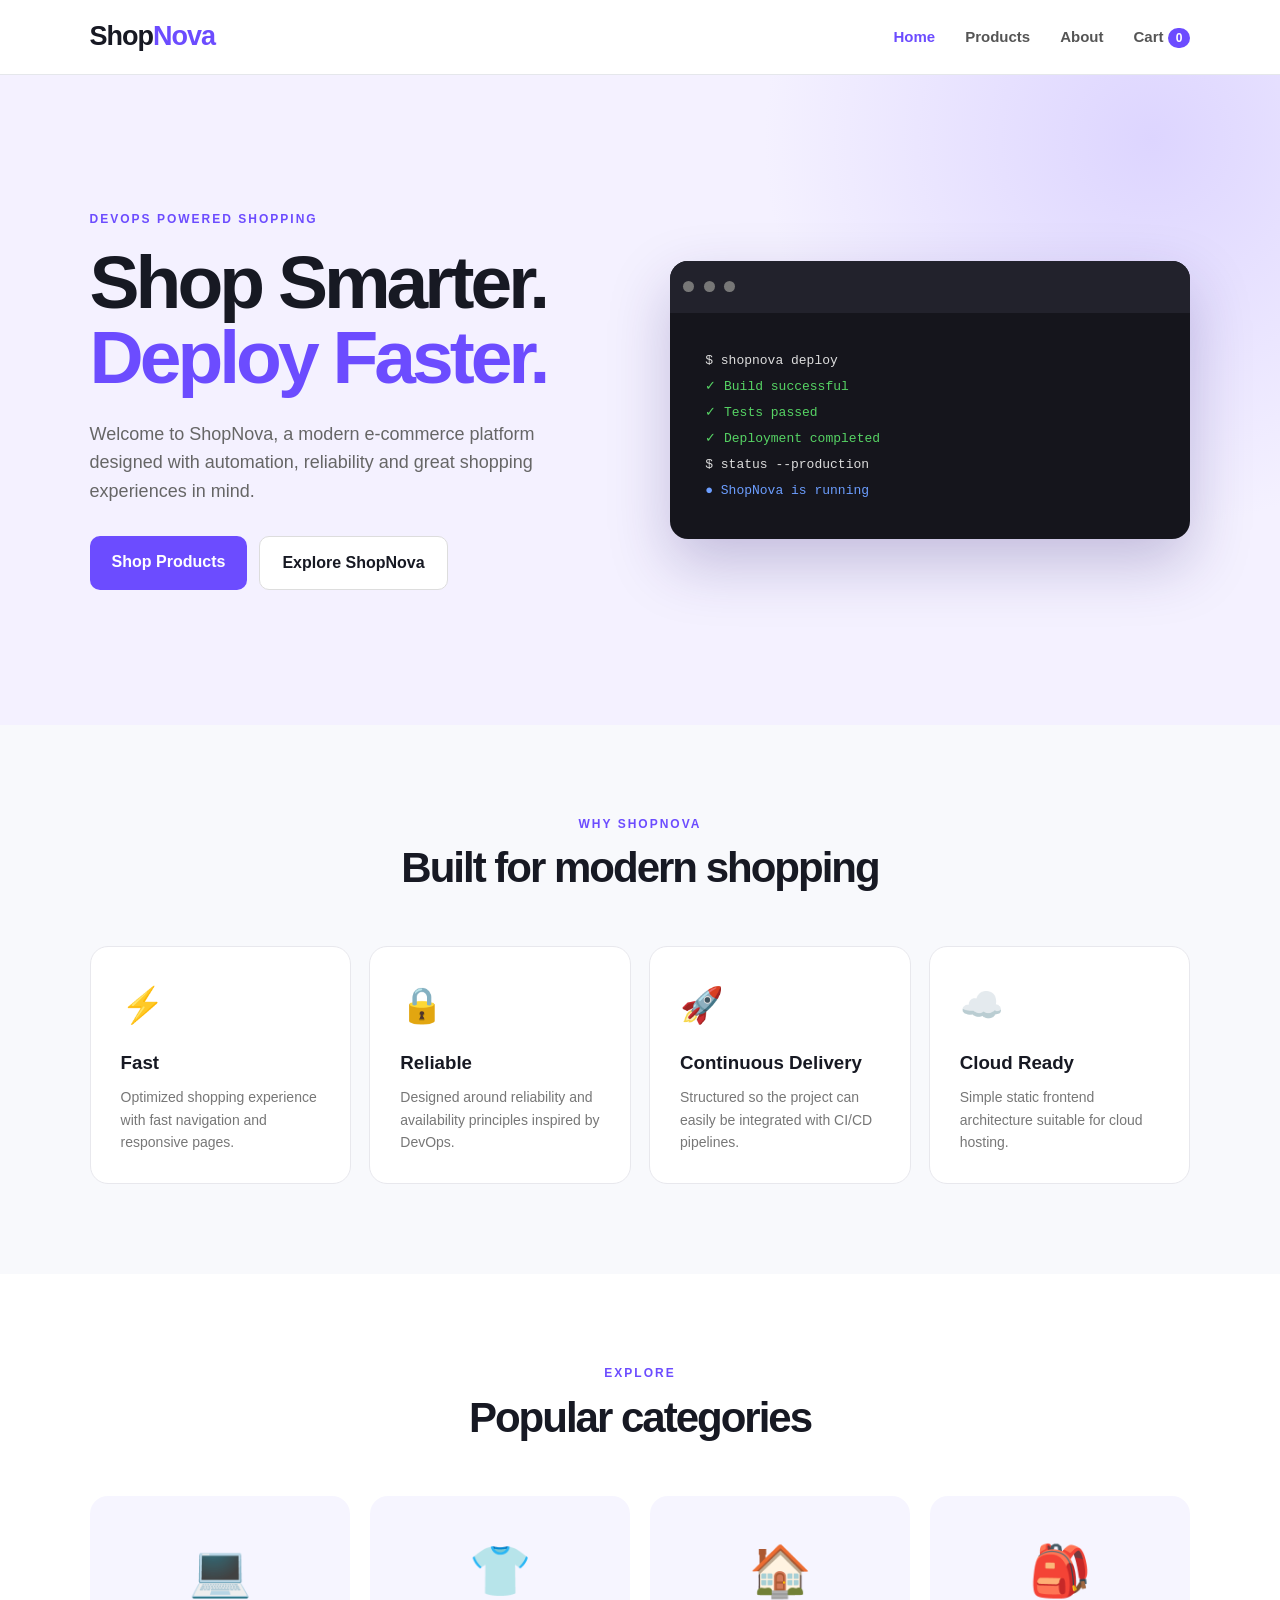
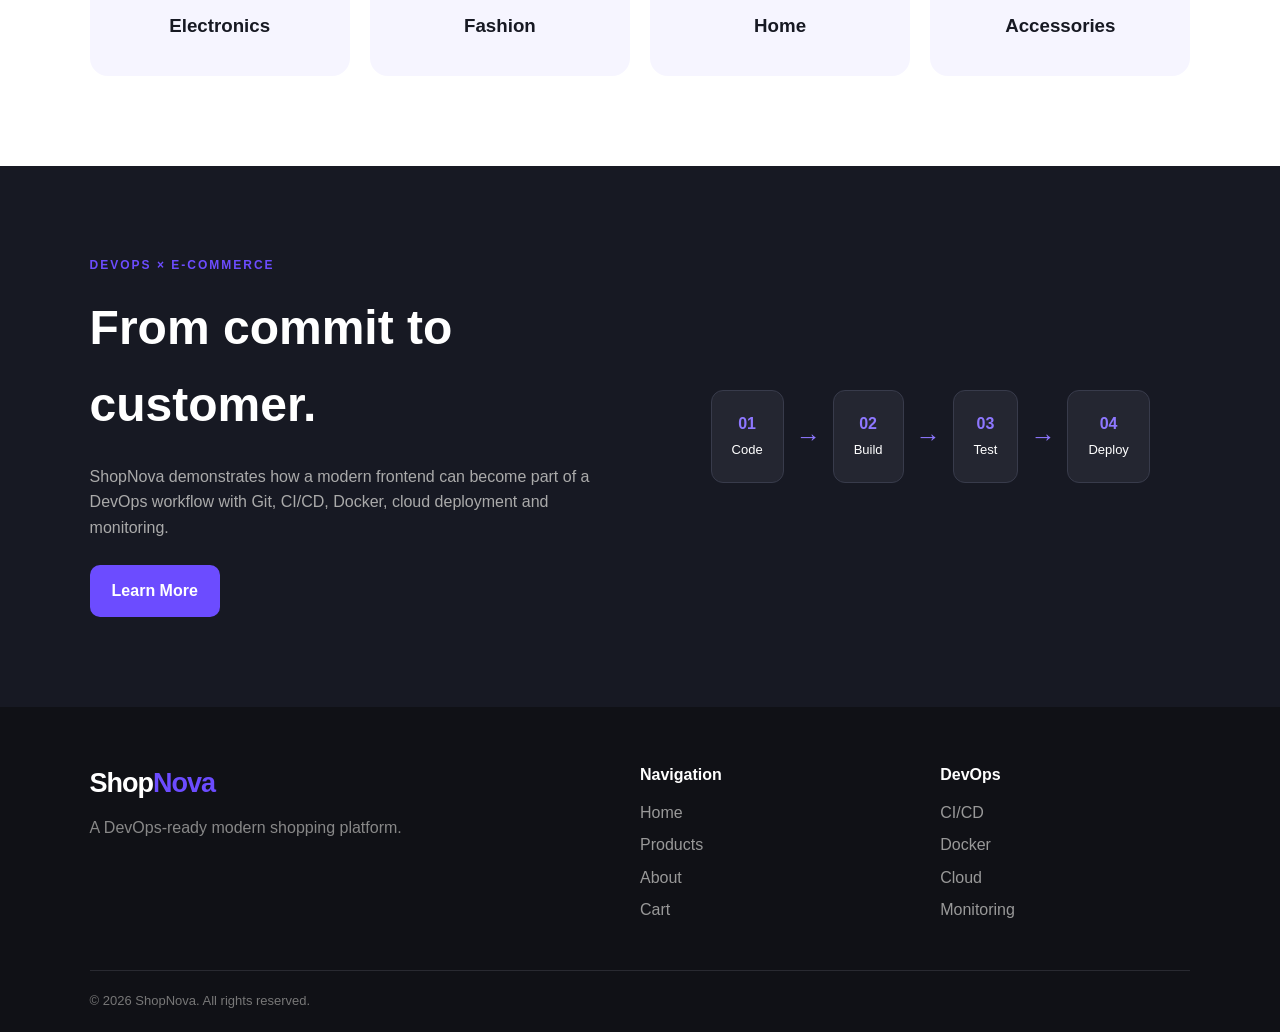
<file: index.html>
<!DOCTYPE html>
<html lang="en">
<head>
    <meta charset="UTF-8">
    <meta name="viewport" content="width=device-width, initial-scale=1.0">
    <meta name="description" content="ShopNova - DevOps powered modern shopping platform">
    <title>ShopNova | Home</title>
    <link rel="stylesheet" href="index.css">
</head>

<body>

<header class="navbar">
    <div class="logo">
        Shop<span>Nova</span>
    </div>

    <nav>
        <a href="index.html" class="active">Home</a>
        <a href="product.html">Products</a>
        <a href="about.html">About</a>
        <a href="cart.html" class="cart-link">
            Cart <span id="cartCount">0</span>
        </a>
    </nav>

    <button id="menuBtn" class="menu-btn">☰</button>
</header>

<main>

<section class="hero">

    <div class="hero-content">
        <p class="tagline">DEVOPS POWERED SHOPPING</p>

        <h1>
            Shop Smarter.<br>
            <span>Deploy Faster.</span>
        </h1>

        <p>
            Welcome to ShopNova, a modern e-commerce platform
            designed with automation, reliability and great shopping
            experiences in mind.
        </p>

        <div class="hero-buttons">
            <a href="product.html" class="btn primary">Shop Products</a>
            <a href="about.html" class="btn secondary">Explore ShopNova</a>
        </div>
    </div>

    <div class="hero-visual">
        <div class="terminal">
            <div class="terminal-header">
                <span></span>
                <span></span>
                <span></span>
            </div>

            <div class="terminal-body">
                <p>$ shopnova deploy</p>
                <p class="success">✓ Build successful</p>
                <p class="success">✓ Tests passed</p>
                <p class="success">✓ Deployment completed</p>
                <p>$ status --production</p>
                <p class="blue">● ShopNova is running</p>
            </div>
        </div>
    </div>

</section>


<section class="features">

    <div class="section-title">
        <p>WHY SHOPNOVA</p>
        <h2>Built for modern shopping</h2>
    </div>

    <div class="feature-grid">

        <div class="feature-card">
            <div class="icon">⚡</div>
            <h3>Fast</h3>
            <p>
                Optimized shopping experience with fast
                navigation and responsive pages.
            </p>
        </div>

        <div class="feature-card">
            <div class="icon">🔒</div>
            <h3>Reliable</h3>
            <p>
                Designed around reliability and availability
                principles inspired by DevOps.
            </p>
        </div>

        <div class="feature-card">
            <div class="icon">🚀</div>
            <h3>Continuous Delivery</h3>
            <p>
                Structured so the project can easily be
                integrated with CI/CD pipelines.
            </p>
        </div>

        <div class="feature-card">
            <div class="icon">☁️</div>
            <h3>Cloud Ready</h3>
            <p>
                Simple static frontend architecture suitable
                for cloud hosting.
            </p>
        </div>

    </div>

</section>


<section class="categories">

    <div class="section-title">
        <p>EXPLORE</p>
        <h2>Popular categories</h2>
    </div>

    <div class="category-grid">

        <a href="product.html?category=Electronics" class="category">
            <span>💻</span>
            <h3>Electronics</h3>
        </a>

        <a href="product.html?category=Fashion" class="category">
            <span>👕</span>
            <h3>Fashion</h3>
        </a>

        <a href="product.html?category=Home" class="category">
            <span>🏠</span>
            <h3>Home</h3>
        </a>

        <a href="product.html?category=Accessories" class="category">
            <span>🎒</span>
            <h3>Accessories</h3>
        </a>

    </div>

</section>


<section class="devops-section">

    <div>
        <p class="tagline">DEVOPS × E-COMMERCE</p>

        <h2>
            From commit to customer.
        </h2>

        <p>
            ShopNova demonstrates how a modern frontend can become
            part of a DevOps workflow with Git, CI/CD, Docker,
            cloud deployment and monitoring.
        </p>

        <a href="about.html" class="btn primary">
            Learn More
        </a>
    </div>

    <div class="pipeline">

        <div class="pipeline-step">
            <strong>01</strong>
            <span>Code</span>
        </div>

        <div class="arrow">→</div>

        <div class="pipeline-step">
            <strong>02</strong>
            <span>Build</span>
        </div>

        <div class="arrow">→</div>

        <div class="pipeline-step">
            <strong>03</strong>
            <span>Test</span>
        </div>

        <div class="arrow">→</div>

        <div class="pipeline-step">
            <strong>04</strong>
            <span>Deploy</span>
        </div>

    </div>

</section>

</main>


<footer>

    <div class="footer-content">

        <div>
            <div class="logo">
                Shop<span>Nova</span>
            </div>

            <p>
                A DevOps-ready modern shopping platform.
            </p>
        </div>

        <div>
            <h4>Navigation</h4>
            <a href="index.html">Home</a>
            <a href="product.html">Products</a>
            <a href="about.html">About</a>
            <a href="cart.html">Cart</a>
        </div>

        <div>
            <h4>DevOps</h4>
            <a href="#">CI/CD</a>
            <a href="#">Docker</a>
            <a href="#">Cloud</a>
            <a href="#">Monitoring</a>
        </div>

    </div>

    <div class="copyright">
        © <span id="year"></span> ShopNova. All rights reserved.
    </div>

</footer>

<script src="index.js"></script>

</body>
</html>
</file>
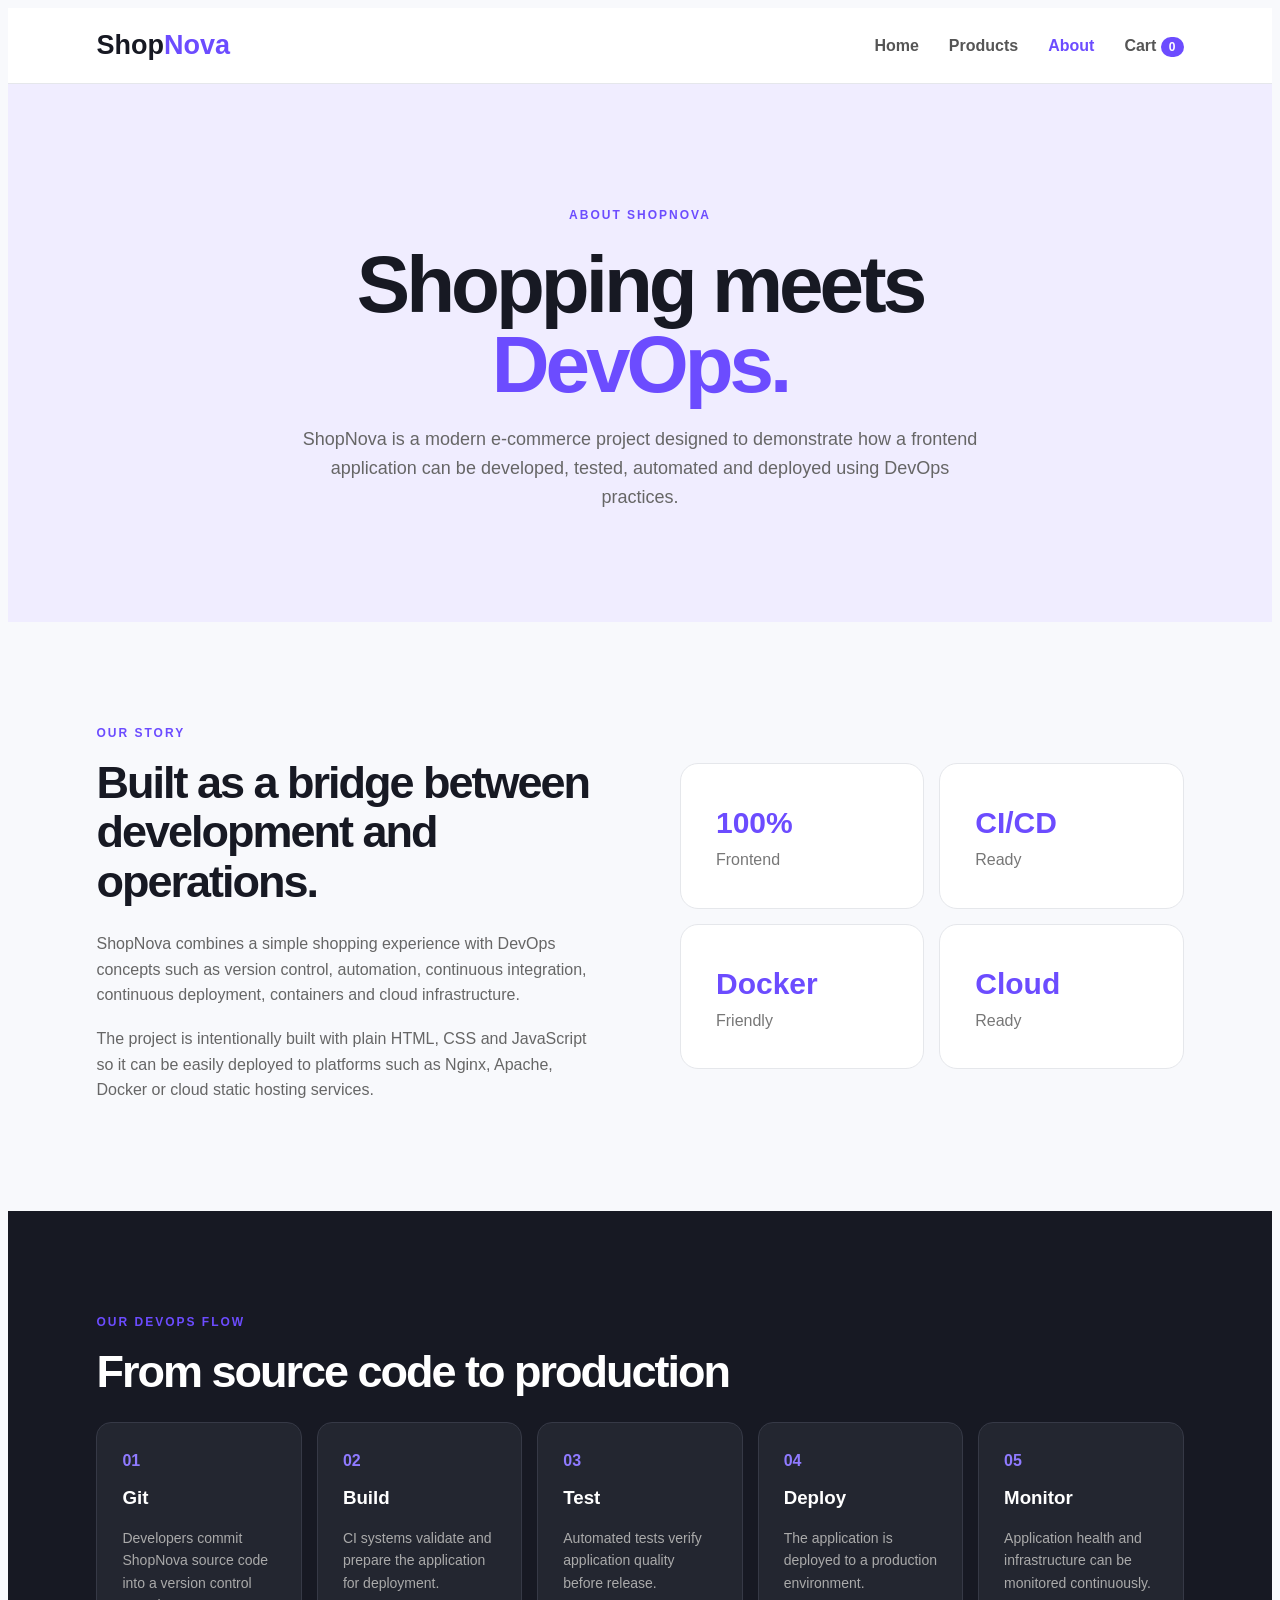
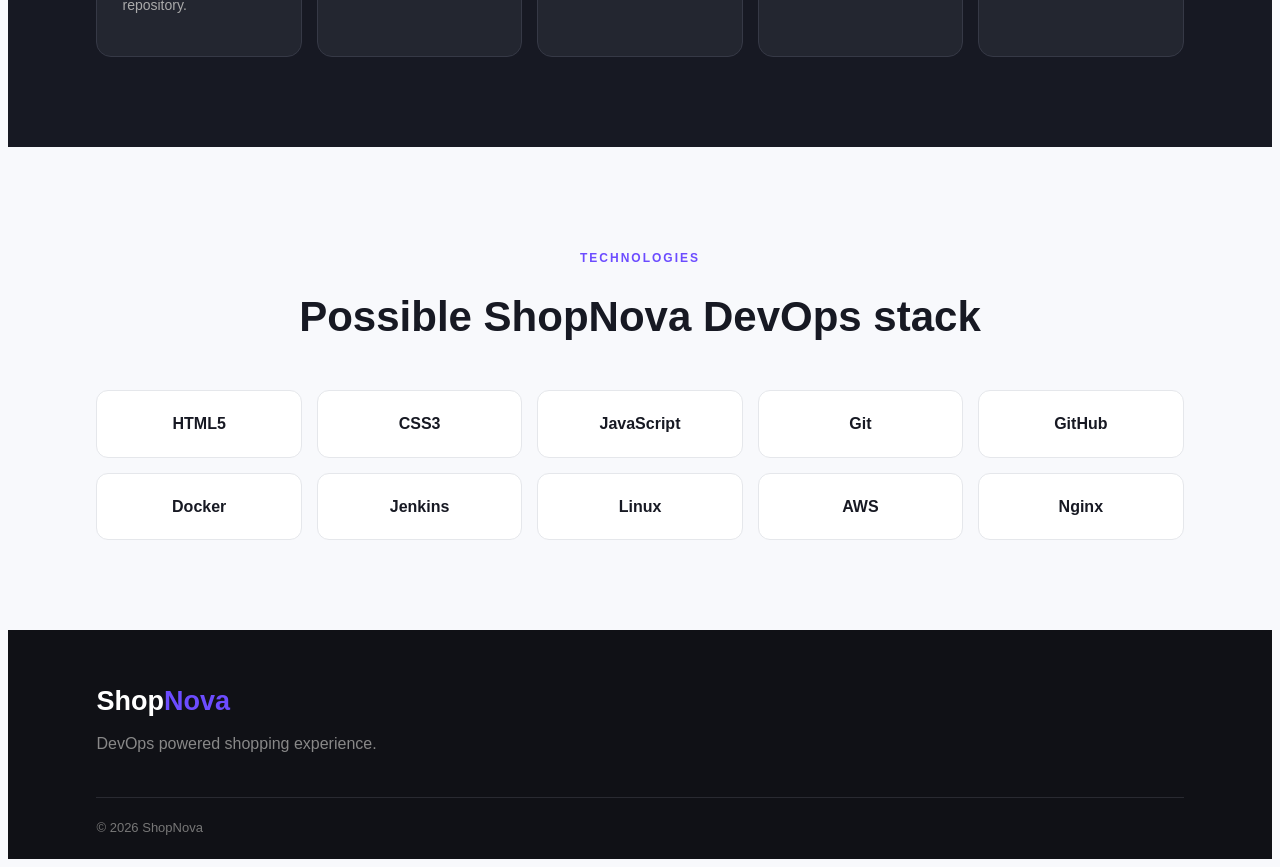
<file: about.html>
<!DOCTYPE html>
<html lang="en">

<head>
    <meta charset="UTF-8">
    <meta name="viewport" content="width=device-width, initial-scale=1.0">

    <title>ShopNova | About</title>

    <link rel="stylesheet" href="about.css">
</head>

<body>

<header class="navbar">

    <div class="logo">
        Shop<span>Nova</span>
    </div>

    <nav>
        <a href="index.html">Home</a>
        <a href="product.html">Products</a>
        <a href="about.html" class="active">About</a>
        <a href="cart.html">
            Cart <span id="cartCount">0</span>
        </a>
    </nav>

</header>


<main>

<section class="about-hero">

    <p>ABOUT SHOPNOVA</p>

    <h1>
        Shopping meets<br>
        <span>DevOps.</span>
    </h1>

    <p class="description">
        ShopNova is a modern e-commerce project designed to
        demonstrate how a frontend application can be developed,
        tested, automated and deployed using DevOps practices.
    </p>

</section>


<section class="story">

    <div class="story-content">

        <p class="label">OUR STORY</p>

        <h2>
            Built as a bridge between
            development and operations.
        </h2>

        <p>
            ShopNova combines a simple shopping experience with
            DevOps concepts such as version control, automation,
            continuous integration, continuous deployment,
            containers and cloud infrastructure.
        </p>

        <p>
            The project is intentionally built with plain HTML,
            CSS and JavaScript so it can be easily deployed to
            platforms such as Nginx, Apache, Docker or cloud
            static hosting services.
        </p>

    </div>

    <div class="stats">

        <div>
            <strong>100%</strong>
            <span>Frontend</span>
        </div>

        <div>
            <strong>CI/CD</strong>
            <span>Ready</span>
        </div>

        <div>
            <strong>Docker</strong>
            <span>Friendly</span>
        </div>

        <div>
            <strong>Cloud</strong>
            <span>Ready</span>
        </div>

    </div>

</section>


<section class="devops">

    <div class="section-heading">

        <p>OUR DEVOPS FLOW</p>

        <h2>
            From source code to production
        </h2>

    </div>


    <div class="flow">

        <div class="flow-card">
            <span>01</span>
            <h3>Git</h3>
            <p>
                Developers commit ShopNova source code
                into a version control repository.
            </p>
        </div>

        <div class="flow-card">
            <span>02</span>
            <h3>Build</h3>
            <p>
                CI systems validate and prepare the
                application for deployment.
            </p>
        </div>

        <div class="flow-card">
            <span>03</span>
            <h3>Test</h3>
            <p>
                Automated tests verify application
                quality before release.
            </p>
        </div>

        <div class="flow-card">
            <span>04</span>
            <h3>Deploy</h3>
            <p>
                The application is deployed to a
                production environment.
            </p>
        </div>

        <div class="flow-card">
            <span>05</span>
            <h3>Monitor</h3>
            <p>
                Application health and infrastructure
                can be monitored continuously.
            </p>
        </div>

    </div>

</section>


<section class="technologies">

    <p class="label">TECHNOLOGIES</p>

    <h2>Possible ShopNova DevOps stack</h2>

    <div class="tech-grid">

        <div>HTML5</div>
        <div>CSS3</div>
        <div>JavaScript</div>
        <div>Git</div>
        <div>GitHub</div>
        <div>Docker</div>
        <div>Jenkins</div>
        <div>Linux</div>
        <div>AWS</div>
        <div>Nginx</div>

    </div>

</section>

</main>


<footer>

    <div class="logo">
        Shop<span>Nova</span>
    </div>

    <p>
        DevOps powered shopping experience.
    </p>

    <div class="copyright">
        © <span id="year"></span> ShopNova
    </div>

</footer>


<script src="about.js"></script>

</body>
</html>
</file>
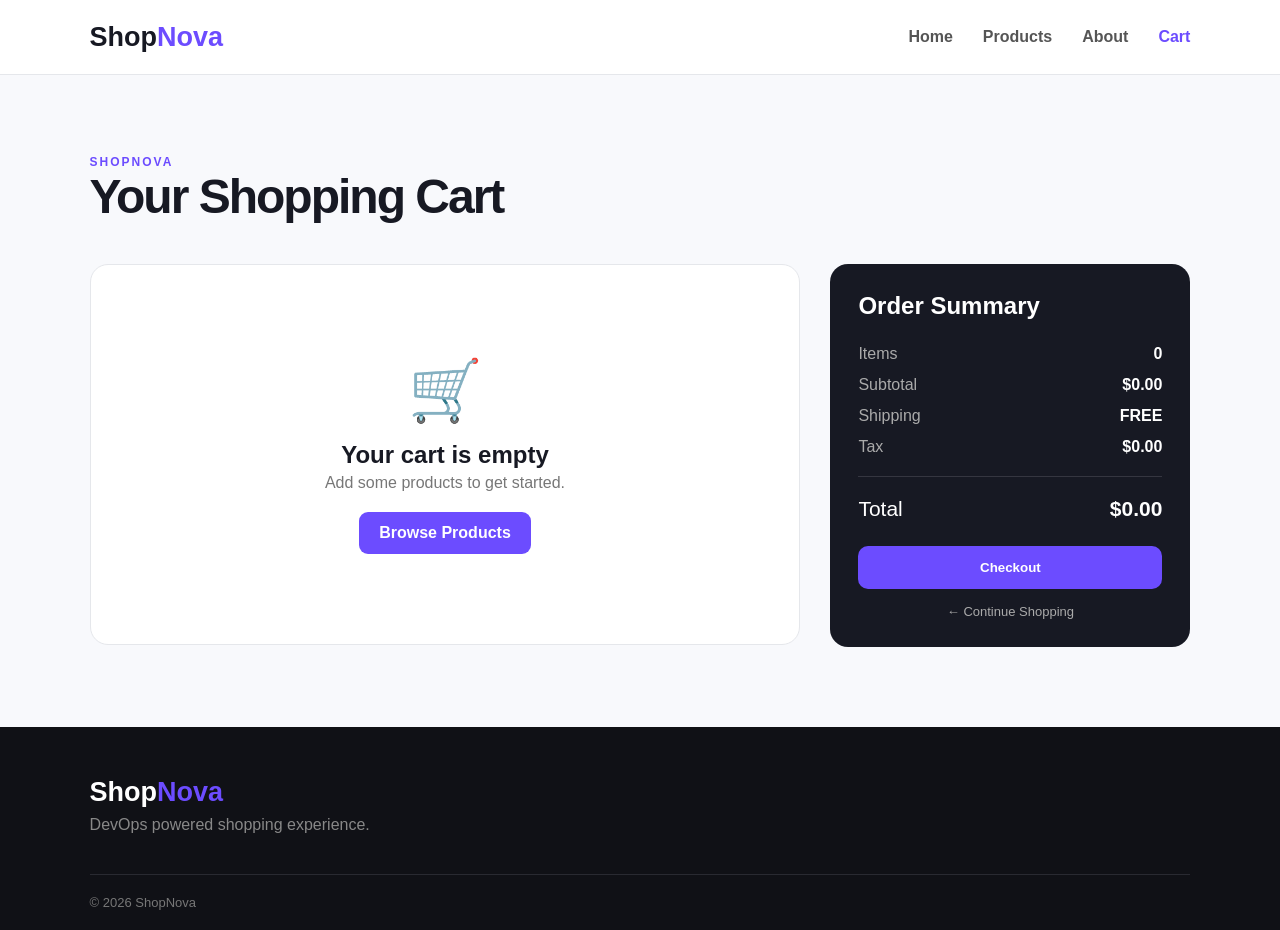
<file: cart.html>
<!DOCTYPE html>
<html lang="en">

<head>

    <meta charset="UTF-8">

    <meta
        name="viewport"
        content="width=device-width, initial-scale=1.0"
    >

    <title>ShopNova | Cart</title>

    <link rel="stylesheet" href="cart.css">

</head>

<body>

<header class="navbar">

    <div class="logo">
        Shop<span>Nova</span>
    </div>

    <nav>

        <a href="index.html">
            Home
        </a>

        <a href="product.html">
            Products
        </a>

        <a href="about.html">
            About
        </a>

        <a href="cart.html" class="active">
            Cart
        </a>

    </nav>

</header>


<main>

<section class="cart-page">

    <div class="cart-heading">

        <p>SHOPNOVA</p>

        <h1>Your Shopping Cart</h1>

    </div>


    <div class="cart-layout">

        <div class="cart-products">

            <div id="cartItems"></div>

            <div
                id="emptyCart"
                class="empty-cart"
            >

                <div>🛒</div>

                <h2>Your cart is empty</h2>

                <p>
                    Add some products to get started.
                </p>

                <a
                    href="product.html"
                    class="btn"
                >
                    Browse Products
                </a>

            </div>

        </div>


        <aside class="summary">

            <h2>Order Summary</h2>

            <div class="summary-line">
                <span>Items</span>
                <strong id="itemCount">0</strong>
            </div>

            <div class="summary-line">
                <span>Subtotal</span>
                <strong id="subtotal">$0.00</strong>
            </div>

            <div class="summary-line">
                <span>Shipping</span>
                <strong id="shipping">$0.00</strong>
            </div>

            <div class="summary-line">
                <span>Tax</span>
                <strong id="tax">$0.00</strong>
            </div>

            <hr>

            <div class="total-line">
                <span>Total</span>
                <strong id="total">$0.00</strong>
            </div>

            <button
                id="checkoutBtn"
                class="checkout-btn"
            >
                Checkout
            </button>

            <a
                href="product.html"
                class="continue"
            >
                ← Continue Shopping
            </a>

        </aside>

    </div>

</section>

</main>


<div
    id="checkoutModal"
    class="modal"
>

    <div class="modal-box">

        <button
            id="closeModal"
            class="close"
        >
            ×
        </button>

        <p>SHOPNOVA CHECKOUT</p>

        <h2>Complete your order</h2>

        <form id="checkoutForm">

            <label>
                Full Name

                <input
                    type="text"
                    required
                    placeholder="Your name"
                >
            </label>


            <label>
                Email

                <input
                    type="email"
                    required
                    placeholder="you@example.com"
                >
            </label>


            <label>
                Address

                <input
                    type="text"
                    required
                    placeholder="Delivery address"
                >
            </label>


            <button
                type="submit"
                class="checkout-btn"
            >
                Place Demo Order
            </button>

            <small>
                Demo checkout only. No real payment is processed.
            </small>

        </form>

    </div>

</div>


<div id="toast" class="toast"></div>


<footer>

    <div class="logo">
        Shop<span>Nova</span>
    </div>

    <p>
        DevOps powered shopping experience.
    </p>

    <div class="copyright">
        © <span id="year"></span> ShopNova
    </div>

</footer>


<script src="cart.js"></script>

</body>
</html>
</file>
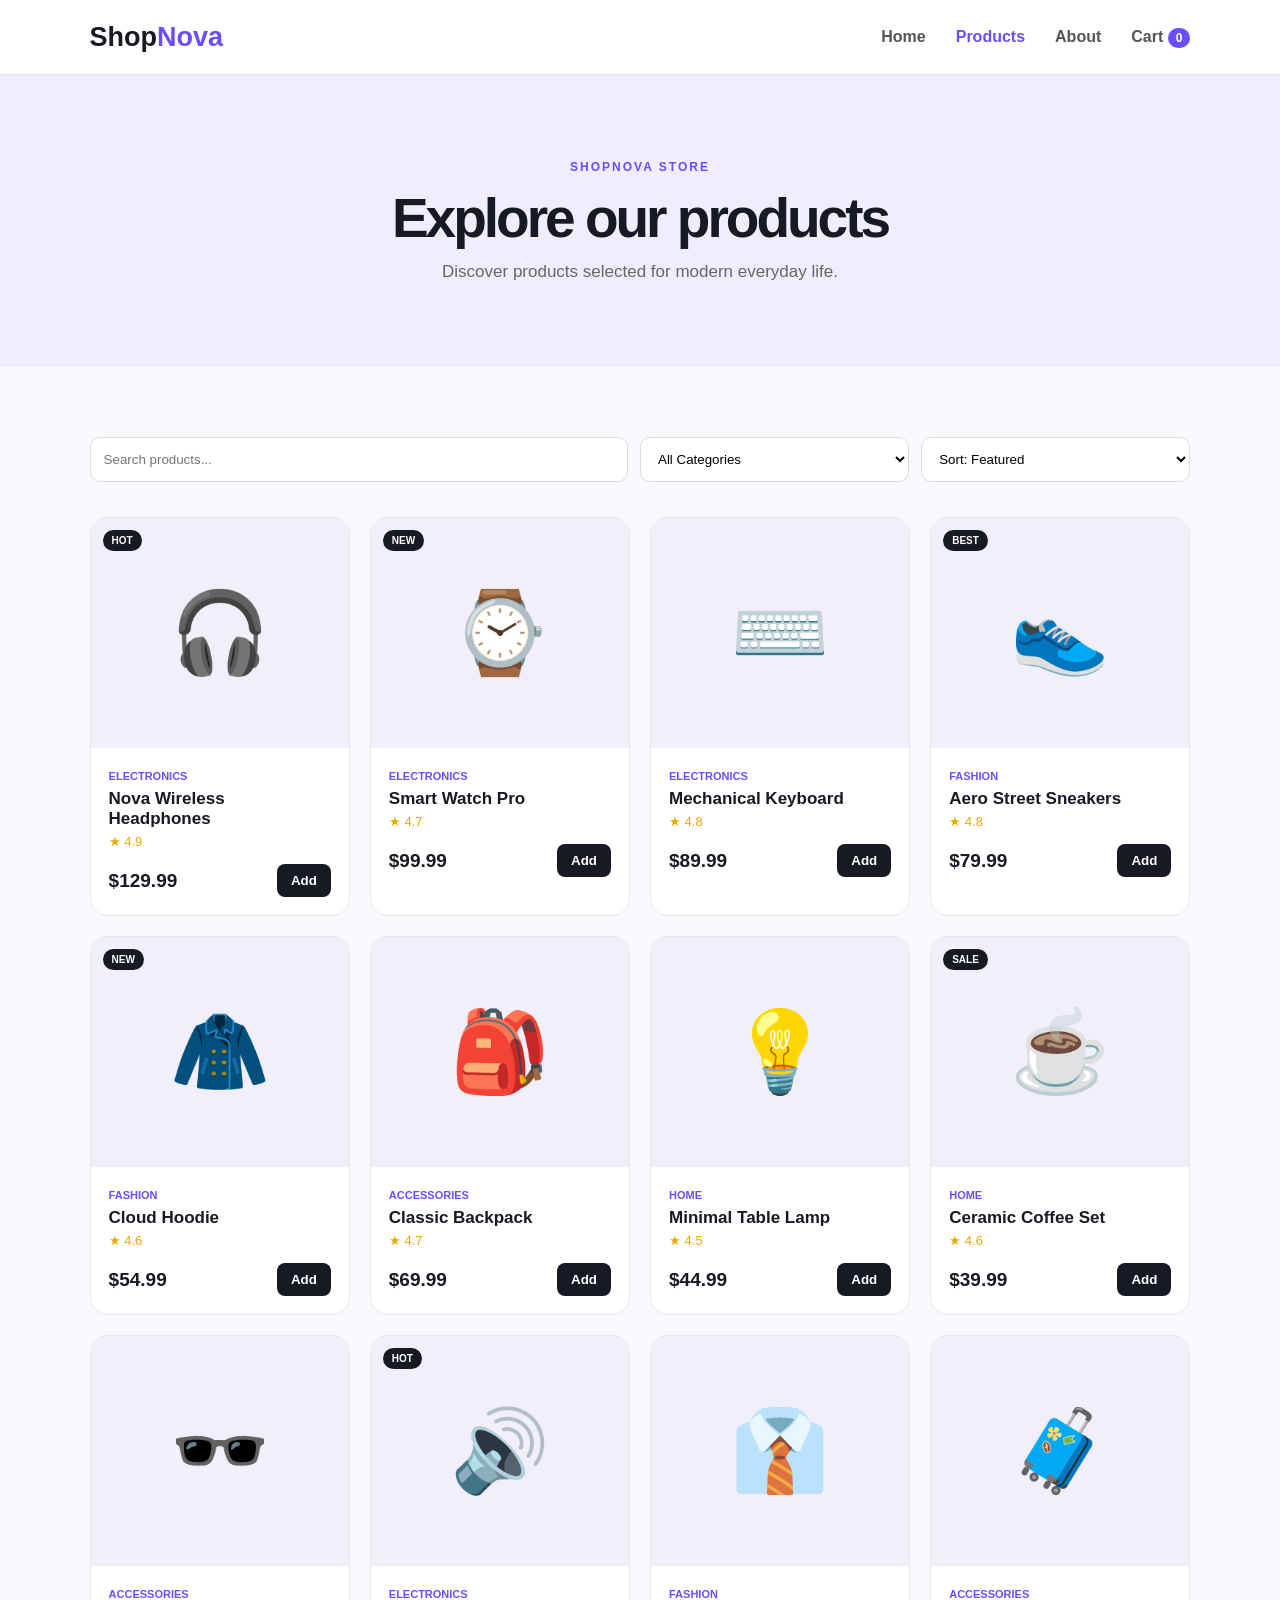
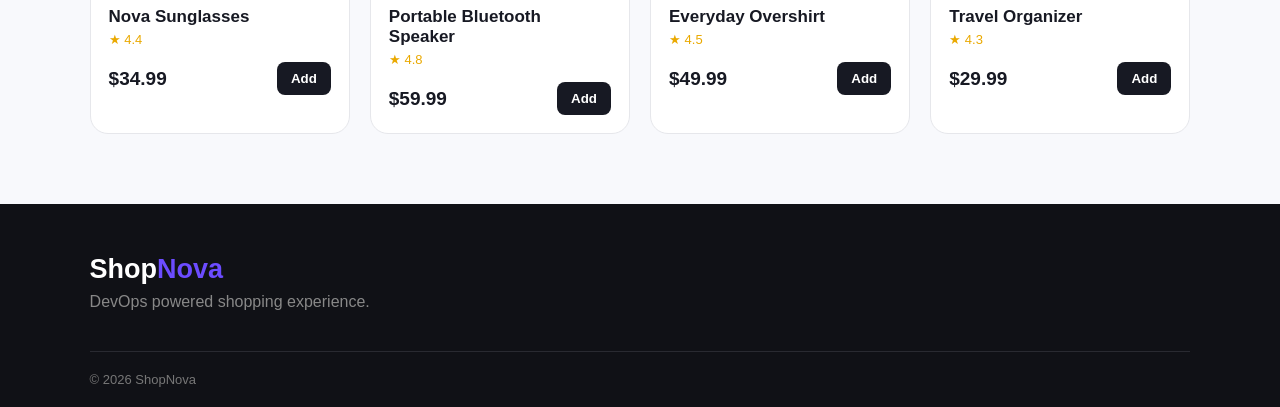
<file: product.html>
<!DOCTYPE html>
<html lang="en">

<head>

    <meta charset="UTF-8">
    <meta name="viewport" content="width=device-width, initial-scale=1.0">

    <title>ShopNova | Products</title>

    <link rel="stylesheet" href="product.css">

</head>

<body>

<header class="navbar">

    <div class="logo">
        Shop<span>Nova</span>
    </div>

    <nav>

        <a href="index.html">Home</a>

        <a href="product.html" class="active">
            Products
        </a>

        <a href="about.html">
            About
        </a>

        <a href="cart.html">
            Cart <span id="cartCount">0</span>
        </a>

    </nav>

</header>


<main>

<section class="products-header">

    <p>SHOPNOVA STORE</p>

    <h1>Explore our products</h1>

    <p>
        Discover products selected for modern everyday life.
    </p>

</section>


<section class="products-section">

    <div class="controls">

        <input
            type="search"
            id="searchInput"
            placeholder="Search products..."
        >

        <select id="categoryFilter">

            <option value="All">
                All Categories
            </option>

            <option value="Electronics">
                Electronics
            </option>

            <option value="Fashion">
                Fashion
            </option>

            <option value="Home">
                Home
            </option>

            <option value="Accessories">
                Accessories
            </option>

        </select>

        <select id="sortFilter">

            <option value="default">
                Sort: Featured
            </option>

            <option value="low">
                Price: Low to High
            </option>

            <option value="high">
                Price: High to Low
            </option>

            <option value="rating">
                Highest Rated
            </option>

        </select>

    </div>


    <div id="productGrid" class="product-grid"></div>

    <div id="emptyMessage" class="empty">
        No products found.
    </div>

</section>

</main>


<div id="toast" class="toast">
    Product added to cart!
</div>


<footer>

    <div class="logo">
        Shop<span>Nova</span>
    </div>

    <p>
        DevOps powered shopping experience.
    </p>

    <div class="copyright">
        © <span id="year"></span> ShopNova
    </div>

</footer>


<script src="product.js"></script>

</body>
</html>
</file>
<file: index.css>
* {
    margin: 0;
    padding: 0;
    box-sizing: border-box;
}

html {
    scroll-behavior: smooth;
}

body {
    font-family: Arial, Helvetica, sans-serif;
    background: #f8f9fc;
    color: #171923;
    line-height: 1.6;
}

a {
    text-decoration: none;
    color: inherit;
}

.navbar {
    height: 75px;
    background: #ffffff;
    border-bottom: 1px solid #e5e7eb;

    display: flex;
    align-items: center;
    justify-content: space-between;

    padding: 0 7%;

    position: sticky;
    top: 0;
    z-index: 100;
}

.logo {
    font-size: 27px;
    font-weight: 800;
    letter-spacing: -1px;
}

.logo span {
    color: #6c4cff;
}

nav {
    display: flex;
    gap: 30px;
    align-items: center;
}

nav a {
    font-size: 15px;
    font-weight: 600;
    color: #555;
}

nav a:hover,
nav a.active {
    color: #6c4cff;
}

.cart-link span {
    background: #6c4cff;
    color: white;
    padding: 3px 8px;
    border-radius: 20px;
    font-size: 12px;
}

.menu-btn {
    display: none;
    border: 0;
    background: none;
    font-size: 25px;
}

.hero {
    min-height: 650px;

    display: grid;
    grid-template-columns: 1fr 1fr;
    align-items: center;
    gap: 60px;

    padding: 80px 7%;

    background:
        radial-gradient(circle at 90% 10%, #ddd5ff, transparent 30%),
        #f4f1ff;
}

.tagline {
    color: #6c4cff;
    font-weight: 800;
    font-size: 12px;
    letter-spacing: 2px;
    margin-bottom: 15px;
}

.hero h1 {
    font-size: clamp(45px, 6vw, 75px);
    line-height: 1;
    letter-spacing: -4px;
    margin-bottom: 25px;
}

.hero h1 span {
    color: #6c4cff;
}

.hero-content > p:not(.tagline) {
    color: #666;
    font-size: 18px;
    max-width: 600px;
}

.hero-buttons {
    display: flex;
    gap: 12px;
    margin-top: 30px;
}

.btn {
    display: inline-block;
    padding: 13px 22px;
    border-radius: 10px;
    font-weight: 700;
    transition: .2s;
}

.btn:hover {
    transform: translateY(-2px);
}

.primary {
    background: #6c4cff;
    color: white;
}

.secondary {
    background: white;
    border: 1px solid #ddd;
}

.hero-visual {
    display: flex;
    justify-content: center;
}

.terminal {
    width: 100%;
    max-width: 520px;
    background: #15151c;
    border-radius: 18px;
    overflow: hidden;
    box-shadow: 0 25px 60px rgba(50, 35, 120, .25);
}

.terminal-header {
    background: #22222c;
    padding: 13px;
}

.terminal-header span {
    width: 11px;
    height: 11px;
    display: inline-block;
    border-radius: 50%;
    background: #777;
    margin-right: 5px;
}

.terminal-body {
    padding: 35px;
    font-family: monospace;
    color: #ddd;
    line-height: 2;
}

.success {
    color: #56d364;
}

.blue {
    color: #6c9eff;
}

section {
    padding: 90px 7%;
}

.section-title {
    text-align: center;
    margin-bottom: 45px;
}

.section-title p {
    color: #6c4cff;
    font-size: 12px;
    font-weight: 800;
    letter-spacing: 2px;
}

.section-title h2 {
    font-size: 42px;
    letter-spacing: -2px;
}

.feature-grid {
    display: grid;
    grid-template-columns: repeat(4, 1fr);
    gap: 18px;
}

.feature-card {
    background: white;
    border: 1px solid #e8e8ed;
    padding: 30px;
    border-radius: 18px;
}

.feature-card:hover {
    transform: translateY(-5px);
    box-shadow: 0 15px 35px rgba(0,0,0,.06);
}

.icon {
    font-size: 35px;
    margin-bottom: 15px;
}

.feature-card h3 {
    margin-bottom: 8px;
}

.feature-card p {
    color: #777;
    font-size: 14px;
}

.categories {
    background: white;
}

.category-grid {
    display: grid;
    grid-template-columns: repeat(4, 1fr);
    gap: 20px;
}

.category {
    background: #f6f5ff;
    border-radius: 18px;
    padding: 35px;
    text-align: center;
    transition: .2s;
}

.category:hover {
    background: #eae5ff;
    transform: translateY(-5px);
}

.category span {
    font-size: 50px;
}

.devops-section {
    background: #171923;
    color: white;

    display: grid;
    grid-template-columns: 1fr 1fr;
    gap: 60px;
    align-items: center;
}

.devops-section h2 {
    font-size: 48px;
    margin-bottom: 20px;
}

.devops-section p:not(.tagline) {
    color: #aaa;
    margin-bottom: 25px;
}

.pipeline {
    display: flex;
    align-items: center;
    justify-content: center;
    flex-wrap: wrap;
    gap: 12px;
}

.pipeline-step {
    background: #242631;
    border: 1px solid #383b4b;
    padding: 20px;
    border-radius: 12px;
    text-align: center;
}

.pipeline-step strong {
    display: block;
    color: #8e77ff;
}

.pipeline-step span {
    font-size: 13px;
}

.arrow {
    color: #8e77ff;
    font-size: 25px;
}

footer {
    background: #101116;
    color: white;
    padding: 55px 7% 20px;
}

.footer-content {
    display: grid;
    grid-template-columns: 2fr 1fr 1fr;
    gap: 50px;
}

.footer-content p {
    color: #888;
    margin-top: 10px;
}

.footer-content h4 {
    margin-bottom: 12px;
}

.footer-content a {
    display: block;
    color: #999;
    margin: 7px 0;
}

.footer-content a:hover {
    color: white;
}

.copyright {
    border-top: 1px solid #292a31;
    margin-top: 40px;
    padding-top: 20px;
    color: #777;
    font-size: 13px;
}

@media (max-width: 900px) {

    nav {
        display: none;
    }

    .menu-btn {
        display: block;
    }

    .hero {
        grid-template-columns: 1fr;
    }

    .feature-grid,
    .category-grid {
        grid-template-columns: repeat(2, 1fr);
    }

    .devops-section {
        grid-template-columns: 1fr;
    }
}

@media (max-width: 600px) {

    .hero {
        padding: 60px 5%;
    }

    .hero h1 {
        letter-spacing: -2px;
    }

    .hero-buttons {
        flex-direction: column;
    }

    .btn {
        text-align: center;
    }

    section {
        padding: 60px 5%;
    }

    .feature-grid,
    .category-grid,
    .footer-content {
        grid-template-columns: 1fr;
    }

    .section-title h2 {
        font-size: 32px;
    }

    .devops-section h2 {
        font-size: 36px;
    }
}
</file>
<file: about.css>
body {
    font-family: Arial, Helvetica, sans-serif;
    background: #f8f9fc;
    color: #171923;
    line-height: 1.6;
}

a {
    text-decoration: none;
    color: inherit;
}

.navbar {
    height: 75px;
    background: white;
    border-bottom: 1px solid #e5e7eb;

    display: flex;
    align-items: center;
    justify-content: space-between;

    padding: 0 7%;
}

.logo {
    font-size: 27px;
    font-weight: 800;
}

.logo span {
    color: #6c4cff;
}

nav {
    display: flex;
    gap: 30px;
}

nav a {
    font-weight: 600;
    color: #555;
}

nav a:hover,
nav a.active {
    color: #6c4cff;
}

nav span {
    background: #6c4cff;
    color: white;
    border-radius: 20px;
    padding: 3px 8px;
    font-size: 12px;
}

.about-hero {
    text-align: center;
    padding: 110px 7%;
    background: #f0edff;
}

.about-hero > p:first-child {
    color: #6c4cff;
    font-size: 12px;
    font-weight: 800;
    letter-spacing: 2px;
}

.about-hero h1 {
    font-size: clamp(50px, 7vw, 80px);
    line-height: 1;
    letter-spacing: -4px;
    margin: 20px 0;
}

.about-hero h1 span {
    color: #6c4cff;
}

.description {
    max-width: 700px;
    margin: auto;
    color: #666;
    font-size: 18px;
}

.story {
    padding: 90px 7%;

    display: grid;
    grid-template-columns: 1fr 1fr;
    gap: 80px;

    align-items: center;
}

.label,
.section-heading > p {
    color: #6c4cff;
    font-size: 12px;
    font-weight: 800;
    letter-spacing: 2px;
}

.story h2,
.section-heading h2 {
    font-size: 45px;
    line-height: 1.1;
    letter-spacing: -2px;
    margin: 15px 0 25px;
}

.story-content > p:not(.label) {
    color: #666;
    margin-bottom: 18px;
}

.stats {
    display: grid;
    grid-template-columns: 1fr 1fr;
    gap: 15px;
}

.stats div {
    background: white;
    border: 1px solid #e5e7eb;
    padding: 35px;
    border-radius: 18px;
}

.stats strong {
    display: block;
    color: #6c4cff;
    font-size: 30px;
}

.stats span {
    color: #777;
}

.devops {
    background: #171923;
    color: white;
    padding: 90px 7%;
}

.flow {
    display: grid;
    grid-template-columns: repeat(5, 1fr);
    gap: 15px;
}

.flow-card {
    background: #232630;
    border: 1px solid #363946;
    padding: 25px;
    border-radius: 15px;
}

.flow-card span {
    color: #8f7aff;
    font-weight: 800;
}

.flow-card h3 {
    margin: 10px 0;
}

.flow-card p {
    color: #aaa;
    font-size: 14px;
}

.technologies {
    padding: 90px 7%;
    text-align: center;
}

.technologies h2 {
    font-size: 42px;
    margin: 15px 0 40px;
}

.tech-grid {
    display: grid;
    grid-template-columns: repeat(5, 1fr);
    gap: 15px;
}

.tech-grid div {
    background: white;
    border: 1px solid #e5e7eb;
    padding: 20px;
    border-radius: 12px;
    font-weight: 700;
}

footer {
    background: #101116;
    color: white;
    padding: 50px 7% 20px;
}

footer p {
    color: #888;
    margin-top: 8px;
}

.copyright {
    margin-top: 40px;
    border-top: 1px solid #292a31;
    padding-top: 20px;
    color: #777;
    font-size: 13px;
}

@media(max-width: 900px) {

    .story {
        grid-template-columns: 1fr;
    }

    .flow {
        grid-template-columns: repeat(2, 1fr);
    }

    .tech-grid {
        grid-template-columns: repeat(3, 1fr);
    }
}

@media(max-width: 600px) {

    nav {
        gap: 10px;
        font-size: 13px;
    }

    .story h2,
    .section-heading h2 {
        font-size: 35px;
    }

    .stats,
    .flow,
    .tech-grid {
        grid-template-columns: 1fr;
    }
}
</file>
<file: cart.css>
* {
    margin: 0;
    padding: 0;
    box-sizing: border-box;
}

body {
    font-family: Arial, Helvetica, sans-serif;
    background: #f8f9fc;
    color: #171923;
}

a {
    text-decoration: none;
    color: inherit;
}

.navbar {
    height: 75px;
    background: white;
    border-bottom: 1px solid #e5e7eb;

    display: flex;
    align-items: center;
    justify-content: space-between;

    padding: 0 7%;
}

.logo {
    font-size: 27px;
    font-weight: 800;
}

.logo span {
    color: #6c4cff;
}

nav {
    display: flex;
    gap: 30px;
}

nav a {
    color: #555;
    font-weight: 600;
}

nav a.active,
nav a:hover {
    color: #6c4cff;
}

.cart-page {
    padding: 80px 7%;
}

.cart-heading {
    margin-bottom: 40px;
}

.cart-heading p {
    color: #6c4cff;
    font-size: 12px;
    font-weight: 800;
    letter-spacing: 2px;
}

.cart-heading h1 {
    font-size: 48px;
    letter-spacing: -2px;
}

.cart-layout {
    display: grid;
    grid-template-columns: 1fr 360px;
    gap: 30px;
    align-items: start;
}

.cart-products {
    background: white;
    border: 1px solid #e5e7eb;
    border-radius: 18px;
    padding: 20px;
}

.cart-item {
    display: grid;
    grid-template-columns: 85px 1fr auto;
    gap: 18px;
    align-items: center;

    padding: 18px 0;

    border-bottom: 1px solid #eee;
}

.cart-item:last-child {
    border-bottom: 0;
}

.cart-image {
    width: 85px;
    height: 85px;
    background: #f1effa;
    border-radius: 12px;

    display: grid;
    place-items: center;

    font-size: 40px;
}

.cart-item h3 {
    font-size: 16px;
}

.cart-item p {
    color: #777;
    font-size: 13px;
    margin-top: 4px;
}

.quantity {
    display: flex;
    gap: 8px;
    align-items: center;
    margin-top: 10px;
}

.quantity button {
    width: 27px;
    height: 27px;
    border: 1px solid #ddd;
    background: white;
    border-radius: 6px;
}

.quantity button:hover {
    background: #6c4cff;
    color: white;
}

.remove {
    border: 0;
    background: none;
    color: #e44;
    font-size: 12px;
    margin-top: 6px;
}

.item-price {
    font-weight: 800;
}

.summary {
    background: #171923;
    color: white;
    border-radius: 18px;
    padding: 28px;
    position: sticky;
    top: 95px;
}

.summary h2 {
    margin-bottom: 25px;
}

.summary-line {
    display: flex;
    justify-content: space-between;
    margin: 13px 0;
    color: #aaa;
}

.summary-line strong {
    color: white;
}

.summary hr {
    border: 0;
    border-top: 1px solid #353640;
    margin: 20px 0;
}

.total-line {
    display: flex;
    justify-content: space-between;
    font-size: 21px;
}

.checkout-btn {
    width: 100%;
    border: 0;
    background: #6c4cff;
    color: white;

    padding: 14px;
    border-radius: 10px;

    font-weight: 800;
    margin-top: 25px;

    cursor: pointer;
}

.checkout-btn:hover {
    background: #8068ff;
}

.continue {
    display: block;
    text-align: center;
    color: #aaa;
    margin-top: 15px;
    font-size: 13px;
}

.empty-cart {
    text-align: center;
    padding: 70px 20px;
}

.empty-cart > div {
    font-size: 60px;
}

.empty-cart h2 {
    margin: 15px 0 5px;
}

.empty-cart p {
    color: #777;
    margin-bottom: 20px;
}

.btn {
    display: inline-block;
    background: #6c4cff;
    color: white;
    padding: 12px 20px;
    border-radius: 9px;
    font-weight: 700;
}

.modal {
    display: none;

    position: fixed;
    inset: 0;

    background: rgba(0,0,0,.55);

    align-items: center;
    justify-content: center;

    padding: 20px;

    z-index: 100;
}

.modal.show {
    display: flex;
}

.modal-box {
    width: 100%;
    max-width: 500px;

    background: white;
    border-radius: 18px;

    padding: 35px;

    position: relative;
}

.modal-box > p {
    color: #6c4cff;
    font-size: 11px;
    font-weight: 800;
    letter-spacing: 2px;
}

.modal-box h2 {
    margin: 8px 0 25px;
}

.close {
    position: absolute;
    right: 18px;
    top: 10px;

    border: 0;
    background: none;

    font-size: 30px;
    color: #777;

    cursor: pointer;
}

#checkoutForm {
    display: flex;
    flex-direction: column;
    gap: 15px;
}

#checkoutForm label {
    font-size: 13px;
    font-weight: 700;
}

#checkoutForm input {
    display: block;
    width: 100%;

    border: 1px solid #ddd;
    padding: 12px;

    border-radius: 8px;

    margin-top: 5px;
}

#checkoutForm small {
    color: #888;
    text-align: center;
}

.toast {
    position: fixed;
    bottom: 25px;
    left: 50%;

    transform: translateX(-50%);

    background: #171923;
    color: white;

    padding: 12px 20px;
    border-radius: 30px;

    display: none;

    z-index: 200;
}

.toast.show {
    display: block;
}

footer {
    background: #101116;
    color: white;
    padding: 50px 7% 20px;
}

footer p {
    color: #888;
    margin-top: 8px;
}

.copyright {
    border-top: 1px solid #292a31;
    margin-top: 40px;
    padding-top: 20px;
    color: #777;
    font-size: 13px;
}

@media(max-width: 800px) {

    .cart-layout {
        grid-template-columns: 1fr;
    }

    .summary {
        position: static;
    }
}

@media(max-width: 600px) {

    nav {
        gap: 10px;
        font-size: 13px;
    }

    .cart-heading h1 {
        font-size: 36px;
    }

    .cart-item {
        grid-template-columns: 65px 1fr;
    }

    .cart-image {
        width: 65px;
        height: 65px;
        font-size: 30px;
    }

    .item-price {
        grid-column: 2;
    }
}
</file>
<file: product.css>
* {
    margin: 0;
    padding: 0;
    box-sizing: border-box;
}

body {
    font-family: Arial, Helvetica, sans-serif;
    background: #f8f9fc;
    color: #171923;
}

a {
    text-decoration: none;
    color: inherit;
}

.navbar {
    height: 75px;
    background: white;
    border-bottom: 1px solid #e5e7eb;

    display: flex;
    align-items: center;
    justify-content: space-between;

    padding: 0 7%;

    position: sticky;
    top: 0;
    z-index: 50;
}

.logo {
    font-size: 27px;
    font-weight: 800;
}

.logo span {
    color: #6c4cff;
}

nav {
    display: flex;
    gap: 30px;
}

nav a {
    color: #555;
    font-weight: 600;
}

nav a.active,
nav a:hover {
    color: #6c4cff;
}

nav span {
    background: #6c4cff;
    color: white;
    border-radius: 20px;
    padding: 3px 8px;
    font-size: 12px;
}

.products-header {
    text-align: center;
    padding: 85px 7%;
    background: #f0edff;
}

.products-header > p:first-child {
    color: #6c4cff;
    font-weight: 800;
    font-size: 12px;
    letter-spacing: 2px;
}

.products-header h1 {
    font-size: 55px;
    letter-spacing: -3px;
    margin: 12px 0;
}

.products-header p:last-child {
    color: #666;
    font-size: 17px;
}

.products-section {
    padding: 70px 7%;
}

.controls {
    display: grid;
    grid-template-columns: 2fr 1fr 1fr;
    gap: 12px;
    margin-bottom: 35px;
}

.controls input,
.controls select {
    border: 1px solid #ddd;
    background: white;
    padding: 13px;
    border-radius: 10px;
    outline: none;
}

.controls input:focus,
.controls select:focus {
    border-color: #6c4cff;
}

.product-grid {
    display: grid;
    grid-template-columns: repeat(4, 1fr);
    gap: 20px;
}

.product-card {
    background: white;
    border: 1px solid #e6e7eb;
    border-radius: 18px;
    overflow: hidden;
    transition: .2s;
}

.product-card:hover {
    transform: translateY(-5px);
    box-shadow: 0 15px 35px rgba(0,0,0,.07);
}

.product-image {
    height: 230px;
    background: #f1effa;

    display: flex;
    justify-content: center;
    align-items: center;

    font-size: 80px;

    position: relative;
}

.product-tag {
    position: absolute;
    top: 12px;
    left: 12px;

    background: #171923;
    color: white;

    border-radius: 20px;
    padding: 5px 9px;

    font-size: 10px;
    font-weight: 800;
}

.product-info {
    padding: 18px;
}

.category {
    color: #6c4cff;
    font-size: 11px;
    font-weight: 800;
    text-transform: uppercase;
}

.product-info h3 {
    font-size: 17px;
    margin: 5px 0;
}

.rating {
    color: #eaa900;
    font-size: 13px;
}

.price-row {
    display: flex;
    align-items: center;
    justify-content: space-between;

    margin-top: 15px;
}

.price {
    font-weight: 800;
    font-size: 19px;
}

.add-btn {
    border: 0;
    background: #171923;
    color: white;
    padding: 9px 14px;
    border-radius: 8px;
    font-weight: 700;
}

.add-btn:hover {
    background: #6c4cff;
}

.empty {
    display: none;
    text-align: center;
    color: #777;
    padding: 50px;
}

.toast {
    position: fixed;
    left: 50%;
    bottom: 25px;

    transform: translate(-50%, 20px);

    background: #171923;
    color: white;

    padding: 13px 22px;
    border-radius: 30px;

    opacity: 0;
    pointer-events: none;

    transition: .25s;

    z-index: 100;
}

.toast.show {
    opacity: 1;
    transform: translate(-50%, 0);
}

footer {
    background: #101116;
    color: white;
    padding: 50px 7% 20px;
}

footer p {
    color: #888;
    margin-top: 8px;
}

.copyright {
    border-top: 1px solid #292a31;
    margin-top: 40px;
    padding-top: 20px;
    color: #777;
    font-size: 13px;
}

@media(max-width: 1000px) {

    .product-grid {
        grid-template-columns: repeat(2, 1fr);
    }
}

@media(max-width: 650px) {

    .products-header h1 {
        font-size: 40px;
    }

    .controls {
        grid-template-columns: 1fr;
    }

    .product-grid {
        grid-template-columns: 1fr 1fr;
        gap: 10px;
    }

    .product-image {
        height: 170px;
        font-size: 60px;
    }

    nav {
        gap: 12px;
        font-size: 13px;
    }
}

@media(max-width: 450px) {

    .product-grid {
        grid-template-columns: 1fr;
    }
}
</file>
